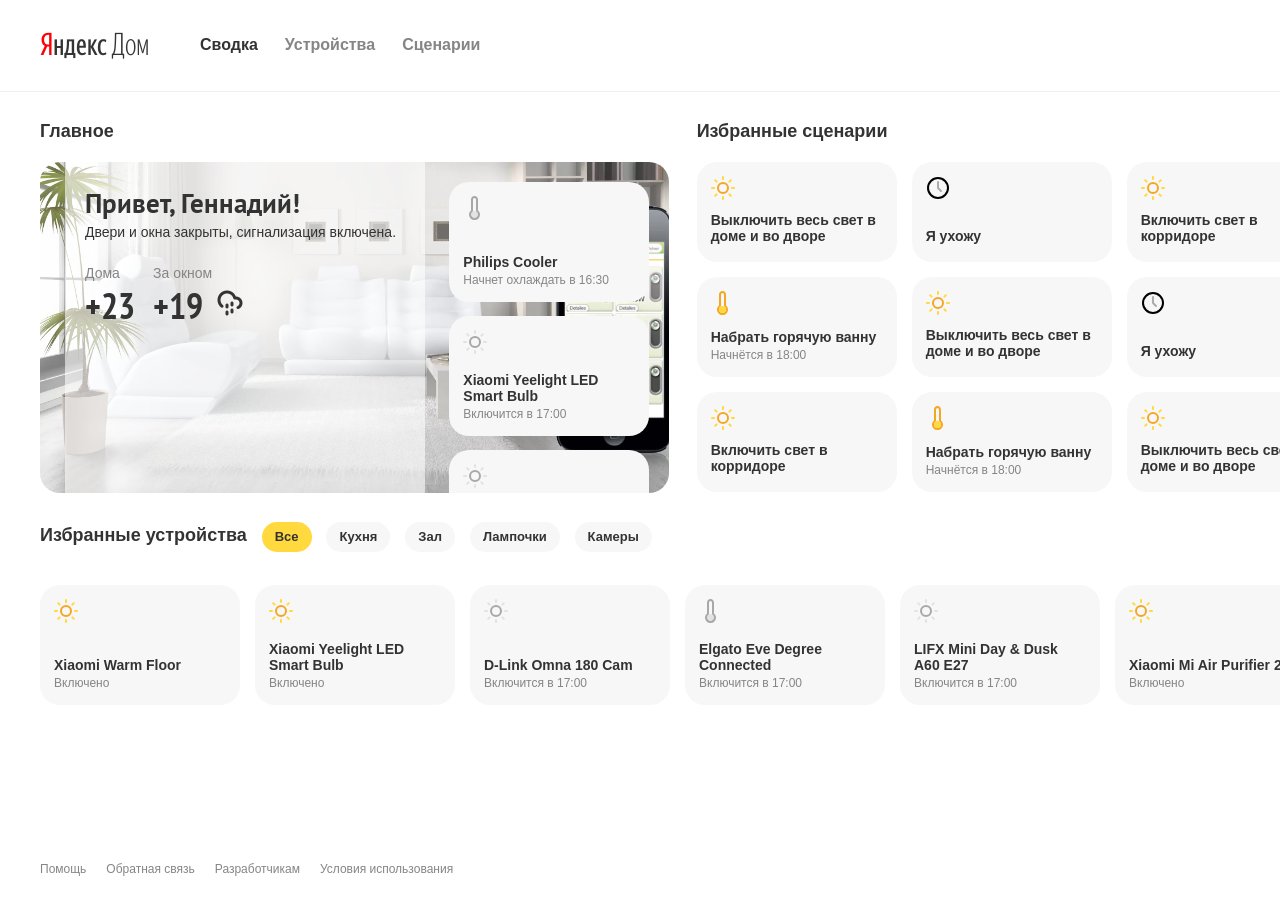
<file: index.html>
<!doctype html>
<html>
<head>
<meta charset="utf-8">
<title>Smarthome</title>
<link rel="shortcut icon" href="favicon.ico">
<style type="text/css">
.main__greeting {
font-family: "PT Sans", "Helvetica Neue", Helvetica, Arial, sans-serif;
}
@font-face {
font-family: 'PT Sans';
font-style: normal;
font-weight: bold;
src: local('PT Sans Bold'), url('fonts/PTS75F_W-small.woff2') format('woff2');
}
@font-face {
font-family: 'PT Sans Narrow';
font-weight: bold;
src: local('PT Sans Narrow Bold'), url('fonts/PTN77F_W-small.woff2') format('woff2');
}
.adjust-bar {
-webkit-appearance: none;
appearance: none;
outline: none;
border-radius: 30px;
width: 100%;
height: 60px;
margin: 0;
display: flex;
justify-content: space-between;
align-items: center;
position: relative;
}
.adjust-bar::-webkit-slider-thumb {
-webkit-appearance: none;
appearance: none;
cursor: pointer;
width: 60px;
height: 60px;
border: 3px solid rgba(51, 51, 51, 0.1);
border-radius: 30px;
box-shadow: 0 0 0 4px #fff;
}
.adjust-bar::-moz-range-thumb {
box-sizing: border-box;
cursor: pointer;
width: 60px;
height: 60px;
border: 3px solid rgba(51, 51, 51, 0.1);
border-radius: 30px;
background: transparent;
box-shadow: 0 0 0 4px #fff;
}
.adjust-bar::-moz-range-track {
background: transparent;
}
.adjust-bar__container_theme_temp {
position: relative;
}
.adjust-bar__container_theme_temp::before, .adjust-bar__container_theme_temp::after {
color: #fff;
font-size: 18px;
font-weight: 700;
position: absolute;
top: 20px;
z-index: 1;
pointer-events: none;
}
.adjust-bar__container_theme_temp::before {
content: '–10';
left: 15px;
}
.adjust-bar__container_theme_temp::after {
content: '+30';
right: 15px;
}
.adjust-bar__container_theme_light {
position: relative;
}
.adjust-bar__container_theme_light::before, .adjust-bar__container_theme_light::after {
content: '';
position: absolute;
z-index: 1;
pointer-events: none;
}
.adjust-bar__container_theme_light::before {
top: 14px;
left: 14px;
width: 30px;
height: 30px;
background: url("assets/adjust-bar_light_from.svg") center center/contain no-repeat;
}
.adjust-bar__container_theme_light::after {
top: 13px;
right: 13px;
width: 34px;
height: 34px;
background: url("assets/adjust-bar_light_to.svg") center center/contain no-repeat;
}
.adjust-bar_theme_temp {
background-image: linear-gradient(90deg, #068fff 0%, #ffd800 50%, #f76b1c 100%);
}
.adjust-bar_theme_light {
background-image: linear-gradient(90deg, #ffe682 0%, #ff9e00 100%);
}
.button {
cursor: pointer;
display: flex;
justify-content: center;
align-items: center;
background: #fff;
}
.button_color_yellow {
background: #ffd93e;
}
.button_size_l {
font-size: 18px;
font-weight: 700;
height: 60px;
border-radius: 20px;
}
.button:hover {
box-shadow: 0 2px 6px 0 rgba(255, 225, 225, 0.6);
}
.button:active {
box-shadow: none;
}
.content {
width: 100%;
display: flex;
flex-wrap: wrap;
justify-content: space-between;
padding-top: 29px;
}
.content__item {
width: 100%;
margin-bottom: 29px;
position: relative;
}
.content__item_half {
width: 49%;
}
.content__item_main {
padding-left: 40px;
}
.content__item_scenarios {
padding-right: 40px;
}
.content__item-header {
font-size: 18px;
font-weight: 700;
margin-bottom: 20px;
}
.content__item-header_devices {
padding-left: 40px;
display: inline-block;
margin-right: 11px;
}

.devices {
display: flex;
justify-content: flex-start;
overflow-x: hidden;
padding: 20px 0 6px 40px;
}
.devices__panel {
margin-right: 15px;
}
.devices::after {
content: '';
display: inline-block;
min-width: 25px;
}
.devices__paginator {
position: absolute;
top: 0;
right: 40px;
}
.filter__select {
display: none;
}
.filter__item-label {
display: inline-block;
font-size: 13px;
line-height: 1;
font-weight: 700;
background: #f7f7f7;
min-height: 30px;
padding: 8px 13px;
border-radius: 15px;
margin-right: 11px;
cursor: pointer;
}
.filter__item-label:hover {
background: #ffd93e;
}
.filter__item-radio {
display: none;
}
.filter__item-radio:checked + label {
background: #ffd93e;
}
.filter__item-radio_kitchen:checked ~ .devices .panel {
display: none;
}
.filter__item-radio_kitchen:checked ~ .devices .panel_kitchen {
display: flex;
}
.filter__item-radio_room:checked ~ .devices .panel {
display: none;
}
.filter__item-radio_room:checked ~ .devices .panel_room {
display: flex;
}
.filter__item-radio_lamp:checked ~ .devices .panel {
display: none;
}
.filter__item-radio_lamp:checked ~ .devices .panel_lamp {
display: flex;
}
.filter__item-radio_cam:checked ~ .devices .panel {
display: none;
}
.filter__item-radio_cam:checked ~ .devices .panel_cam {
display: flex;
}
.footer {
flex: 0 0 auto;
display: flex;
justify-content: flex-start;
align-items: center;
flex-wrap: wrap;
padding-left: 40px;
width: 100%;
height: 60px;
font-size: 12px;
}
.footer__link {
margin-right: 20px;
}
.header {
width: 100%;
height: 92px;
padding: 0 40px;
border-bottom: 1px solid #f0f0f0;
display: flex;
align-items: center;
background: #fff;
}
.knob {
width: 220px;
height: 220px;
display: flex;
justify-content: center;
align-items: center;
position: relative;
}
.knob svg {
width: 220px;
height: 220px;
transform: rotate(90deg);
}
.knob__indicator {
fill: none;
stroke: #f5a623;
stroke-width: 20px;
stroke-dasharray: 0 629;
transform: rotate(29deg);
}
.knob__indicator-bounds {
fill: transparent;
stroke: #fff;
stroke-width: 21px;
stroke-dasharray: 99 629;
transform: rotate(-29deg);
}
.knob__indicator-bg {
fill: rgba(51, 51, 51, 0.7);
}
.knob__indicator-mask {
fill: transparent;
stroke: #fff;
stroke-width: 22px;
stroke-dasharray: 4 1;
transform: rotate(1deg);
}
.knob__self {
fill: #fefefe;
filter: url("#knob-shadow");
cursor: pointer;
}
.knob__value {
font-size: 66px;
font-weight: 700;
position: absolute;
user-select: none;
pointer-events: none;
}
.knob__wrapper {
display: flex;
justify-content: center;
align-items: center;
height: 80%;
}
.link, .link:active, .link:visited {
color: rgba(51, 51, 51, 0.6);
}
.link {
text-decoration: none;
}
.link_active, .link:hover {
color: inherit;
}
.logo {
display: inline-block;
width: 108px;
height: 27px;
position: relative;
background-image: url("./assets/logo.webp");
background-repeat: no-repeat;
background-position: left top;
background-size: cover;
}
.logo__ya {
display: block;
position: absolute;
z-index: 10;
outline: 0;
height: 100%;
width: 69px;
left: 0;
top: 0;
}
.logo__ya-sub {
display: block;
position: absolute;
z-index: 5;
outline: 0;
height: 100%;
width: 100%;
left: 0;
top: 0;
}
.main {
height: 331px;
border-radius: 20px;
padding: 0 20px 0 25px;
display: flex;
justify-content: space-between;
background: url("assets/sh.webp") center center/cover no-repeat;
}
.main__greeting {
margin-top: 6px;
font-size: 27px;
font-weight: 700;
}
.main__info {
width: 61.585%;
padding-top: 20px;
padding-left: 20px;
background: rgba(255,255,255,0.6);
}
.main__panel {
margin-bottom: 14px;
position: relative;
}
.main__status {
margin-top: 6px;
line-height: 16px;
}
.main__upcoming {
width: 220px;
height: 100%;
overflow-y: scroll;
}
.main__upcoming-wrapper {
width: 200px;
height: 100%;
overflow: hidden;
}
.main__weather {
margin-top: 25px;
}
.menu {
margin-left: 52px;
}
.menu__icon {
display: none;
}
.menu__item {
margin-right: 27px;
font-size: 16px;
font-weight: 700;
}
.menu__list {
display: flex;
justify-content: flex-start;
list-style: none;
padding: 0;
margin: 0;
}
.modal {
display: none;
flex-direction: column;
justify-content: center;
align-items: center;
position: fixed;
z-index: 1;
left: 0;
top: 0;
width: 100%;
height: 100%;
overflow: auto;
background: rgba(51, 51, 51, 0.5);
}
.modal_open {
display: flex;
}
.modal_open .modal__content {
animation: modal 0.2s ease forwards;
}
.modal__title {
font-size: 27px;
font-weight: 700;
margin-bottom: 6px;
}
.modal__value {
box-sizing: content-box;
position: absolute;
top: 20px;
right: 20px;
font-size: 36px;
font-weight: 700;
max-width: 62px;
height: 40px;
padding-right: 32px;
}
.modal__value_temp {
background: url("assets/panel__icon_temp_on.svg") calc(100% + 10px) 0%/contain no-repeat;
}
.modal__value_light {
height: 45px;
padding-right: 45px;
background: url("assets/panel__icon_light_off.svg") right center/contain no-repeat;
}
.modal__status {
margin-bottom: 20px;
}
.modal__adjust {
margin-top: 25px;
}
.modal__button {
width: 48.5%;
}
.modal__content {
max-width: 640px;
width: 100%;
}
.modal__body {
position: relative;
flex-shrink: 0;
padding: 25px;
margin-bottom: 15px;
border-radius: 20px;
background: #fff;
}
.modal__controls {
width: 100%;
display: flex;
justify-content: space-between;
flex-wrap: wrap;
}
@keyframes modal {
from {
transform: scale(0.2);
}
to {
transform: scale(1);
}
}
* {
box-sizing: border-box;
}
html {
height: 100%;
}
.page {
height: 100%;
font: 14px Arial, sans-serif;
color: #333;
line-height: 1.143;
margin: 0 auto;
padding: 0;
width: 1366px;
}
.page__wrapper {
display: flex;
flex-direction: column;
height: 100%;
}
.page__wrapper-content {
flex: 1 0 auto;
}
.paginator {
height: 16px;
width: 47px;
display: flex;
justify-content: space-between;
}
.paginator div {
width: 16px;
}
.paginator_hide {
display: none;
}
.paginator__arrow {
opacity: 1;
cursor: pointer;
}
.paginator__arrow:hover {
opacity: 0.5;
}
.paginator__arrow:active {
opacity: 0.3;
}
.paginator__arrow_disabled {
opacity: 0.3;
}
.panel {
padding: 14px;
min-height: 100px;
width: 200px;
border-radius: 20px;
display: flex;
flex-direction: column;
justify-content: space-between;
flex-shrink: 0;
background: #f7f7f7;
cursor: pointer;
transition: opacity 0.3s ease-out;
}
.panel:hover {
background: #fff;
box-shadow: 0 2px 6px 0 rgba(197, 186, 186, 0.5);
}
.panel:active {
box-shadow: none;
}
.panel_device {
height: 120px;
}
.panel_first {
margin-top: 20px;
}
.panel_last {
margin-bottom: 20px;
}
.panel__sub {
font-size: 12px;
color: #858585;
}
.panel__title {
font-weight: 700;
margin-bottom: 4px;
}
.scenarios {
max-height: 331px;
background: #fff;
display: flex;
justify-content: flex-start;
overflow-x: hidden;
}
.scenarios__page {
display: grid;
grid-template-columns: repeat(3, 200px);
grid-template-rows: repeat(3, 100px);
grid-column-gap: 15px;
grid-row-gap: 15px;
justify-content: space-between;
margin-right: 15px;
}
.scenarios__paginator {
position: absolute;
top: 0;
right: 40px;
}
.scenarios_hide {
display: none;
}
.weather {
display: flex;
}
.weather__item {
margin-right: 18px;
}
.weather__item-title {
color: #858585;
margin-bottom: 4px;
}
.weather__item-temp {
font-size: 36px;
font-weight: 700;
line-height: 1.16;
font-family: "PT Sans Narrow", "Helvetica Neue", Helvetica, Arial, sans-serif;
}
.weather__item_outside {
padding-right: 31px;
}
.weather__item_cloud-drizzle {
background: url("assets/cloud-drizzle.webp") 100% 70%/26px no-repeat;
}
.panel__icon {
width: 24px;
height: 24px;
}
.panel__icon_temp_off {
background: url("assets/panel__icon_temp_off.svg") center center/contain no-repeat;
}
.panel__icon_temp_on {
background: url("assets/panel__icon_temp_on.svg") center center/contain no-repeat;
}
.panel__icon_light_off {
background: url("assets/panel__icon_light_off.svg") center center/contain no-repeat;
}
.panel__icon_light_on {
background: url("assets/panel__icon_light_on.svg") center center/contain no-repeat;
}
.panel__icon_clock {
background: url("assets/panel__icon_clock.svg") center center/contain no-repeat;
}
img {
width: auto;
height: auto;
max-width: 100%;
vertical-align: middle;
border: 0;
-ms-interpolation-mode: bicubic;
}
</style>
</head>
<body class="page">
<div class="page__wrapper">
<div class="page__wrapper-content">
<header class="header">
<div class="logo header__logo">
<a href="yandex.ru" class="link logo__ya"></a>
<a href="#" class="link logo__ya-sub"></a>
</div>
<nav class="menu">
<ul class="menu__list">
<li class="menu__item">
<a href="#" class="link menu__link link_active">Сводка</a>
</li>
<li class="menu__item">
<a href="#" class="link menu__link">Устройства</a>
</li>
<li class="menu__item">
<a href="#" class="link menu__link">Сценарии</a>
</li>
</ul>
</nav>
<div class="menu__icon">
<svg width="16" height="14" xmlns="http://www.w3.org/2000/svg" xmlns:xlink="http://www.w3.org/1999/xlink">
<defs>
<path d="M0 3.326a.995.995 0 0 1 1-.993h14c.552 0 1 .44 1 .993v.681A.995.995 0 0 1 15 5H1c-.552 0-1-.44-1-.993v-.68zM0 8.66a.995.995 0 0 1 1-.993h14c.552 0 1 .44 1 .993v.68a.995.995 0 0 1-1 .993H1c-.552 0-1-.44-1-.993v-.68zm0 5.333A.995.995 0 0 1 1 13h14c.552 0 1 .44 1 .993v.68a.995.995 0 0 1-1 .994H1c-.552 0-1-.44-1-.993v-.681z" id="a"/>
</defs>
<use fill="#333" xlink:href="#a" transform="translate(0 -2)" fill-rule="evenodd"/>
</svg>
</div>
</header>
<main class="content">
<div class="content__item content__item_half content__item_main">
<div class="content__item-header">Главное</div>
<section class="main">
<div class="main__info">
<div class="main__greeting">Привет, Геннадий!</div>
<div class="main__status">Двери и окна закрыты, сигнализация включена.</div>
<div class="weather main__weather">
<div class="weather__item">
<div class="weather__item-title">Дома</div>
<div class="weather__item-temp">+23</div>
</div>
<div class="weather__item weather__item_outside weather__item_cloud-drizzle">
<div class="weather__item-title">За окном</div>
<div class="weather__item-temp">+19</div>
</div>
</div>
</div>
<div class="main__upcoming-wrapper">
<div class="main__upcoming">
<div class="panel main__panel panel_device panel_first">
<div class="panel__icon panel__icon_temp_off"></div>
<div class="panel__text">
<div class="panel__title">Philips Cooler</div>
<div class="panel__sub">Начнет охлаждать в 16:30</div>
</div>
</div>
<div class="panel main__panel panel_device">
<div class="panel__icon panel__icon_light_off"></div>
<div class="panel__text">
<div class="panel__title">Xiaomi Yeelight LED Smart Bulb</div>
<div class="panel__sub">Включится в 17:00</div>
</div>
</div>
<div class="panel main__panel panel_device panel_out_bot">
<div class="panel__icon panel__icon_light_off"></div>
<div class="panel__text">
<div class="panel__title">Xiaomi Yeelight LED Smart Bulb</div>
<div class="panel__sub">Включится в 17:00</div>
</div>
</div>
<div class="panel main__panel panel_device panel_out_bot">
<a target="_blank" href="http://ya.ru"><img src="assets/banner.webp"></a>
</div>
</div>
</div>
</section>
</div>

<div class="content__item content__item_half content__item_scenarios">
<div class="content__item-header">
Избранные сценарии
</div>
<div class="paginator scenarios__paginator">
<div class="paginator__arrow paginator__arrow_disabled paginator__arrow_left">
<svg
viewBox="0 0 9 16"
width="100%"
height="16px">
<path
fill="currentColor"
fill-rule="evenodd"
d="M8.7 14.3c.4.4.4 1 0 1.4-.4.4-1 .4-1.4 0l-7-7c-.4-.4-.4-1 0-1.4l7-7c.4-.4 1-.4 1.4 0 .4.4.4 1 0 1.4L2.4 8l6.3 6.3z"></path>
</svg>
</div>
<div class="paginator__arrow paginator__arrow_right">
<svg
viewBox="0 0 9 16"
width="100%"
height="16px">
<path
fill="currentColor"
fill-rule="evenodd"
d="M.3 14.3c-.4.4-.4 1.02 0 1.4.38.4 1 .4 1.4 0l7-7c.4-.4.4-1.02 0-1.4l-7-7C1.3-.1.68-.1.3.3c-.4.38-.4 1 0 1.4L6.6 8 .3 14.3z"></path>
</svg>
</div>
</div>
<section class="scenarios">
<div class="scenarios__page">
<div class="panel scenarios__panel">
<div class="panel__icon panel__icon_light_on"></div>
<div class="panel__text">
<div class="panel__title">Выключить весь свет в доме и во дворе</div>
</div>
</div>

<div class="panel scenarios__panel">
<div class="panel__icon panel__icon_clock"></div>
<div class="panel__text">
<div class="panel__title">Я ухожу</div>
</div>
</div>

<div class="panel scenarios__panel">
<div class="panel__icon panel__icon_light_on"></div>
<div class="panel__text">
<div class="panel__title">Включить свет в корридоре</div>
</div>
</div>

<div class="panel scenarios__panel">
<div class="panel__icon panel__icon_temp_on"></div>
<div class="panel__text">
<div class="panel__title">Набрать горячую ванну</div>
<div class="panel__sub">Начнётся в 18:00</div>
</div>
</div>

<div class="panel scenarios__panel">
<div class="panel__icon panel__icon_light_on"></div>
<div class="panel__text">
<div class="panel__title">Выключить весь свет в доме и во дворе</div>
</div>
</div>

<div class="panel scenarios__panel">
<div class="panel__icon panel__icon_clock"></div>
<div class="panel__text">
<div class="panel__title">Я ухожу</div>
</div>
</div>

<div class="panel scenarios__panel">
<div class="panel__icon panel__icon_light_on"></div>
<div class="panel__text">
<div class="panel__title">Включить свет в корридоре</div>
</div>
</div>

<div class="panel scenarios__panel">
<div class="panel__icon panel__icon_temp_on"></div>
<div class="panel__text">
<div class="panel__title">Набрать горячую ванну</div>
<div class="panel__sub">Начнётся в 18:00</div>
</div>
</div>

<div class="panel scenarios__panel">
<div class="panel__icon panel__icon_light_on"></div>
<div class="panel__text">
<div class="panel__title">Выключить весь свет в доме и во дворе</div>
</div>
</div>
</div>

<div class="scenarios__page">
<div class="panel scenarios__panel">
<div class="panel__icon panel__icon_clock"></div>
<div class="panel__text">
<div class="panel__title">Я ухожу</div>
</div>
</div>
</div>

</section>
</div>

<div class="content__item content__item_devices">
<span class="content__item-header content__item-header_devices">
Избранные устройства
</span>

<div class="filter__select">
<button class="filter__select-button" type="button">
<span class="button__text">Все</span>
<svg xmlns="http://www.w3.org/2000/svg" width="11" height="6">
<path d="M10.3 0L5.5 4.7.7 0 0 .7 5.5 6 11 .7z"/>
</svg>
</button>
<div class="filter__select-popup" aria-hidden="true">
<div class="filter__select-menu">
<div class="filter__select-item filter__select-item_checked" data-group="all">Все</div>
<div class="filter__select-item" data-group="kitchen">Кухня</div>
<div class="filter__select-item" data-group="room">Зал</div>
<div class="filter__select-item" data-group="lamp">Лампочки</div>
<div class="filter__select-item" data-group="cam">Камеры</div>
</div>
</div>
</div>

<input class="filter__item-radio filter__item_devices filter__item-radio_all" type="radio" name="filter" id="all" checked>
<label class="filter__item-label filter__item_devices" for="all">Все</label>
<input class="filter__item-radio filter__item_devices filter__item-radio_kitchen" type="radio" name="filter" id="kitchen">
<label class="filter__item-label filter__item_devices" for="kitchen">Кухня</label>
<input class="filter__item-radio filter__item_devices filter__item-radio_room" type="radio" name="filter" id="room">
<label class="filter__item-label filter__item_devices" for="room">Зал</label>
<input class="filter__item-radio filter__item_devices filter__item-radio_lamp" type="radio" name="filter" id="lamp">
<label class="filter__item-label filter__item_devices" for="lamp">Лампочки</label>
<input class="filter__item-radio filter__item_devices filter__item-radio_cam" type="radio" name="filter" id="cam">
<label class="filter__item-label filter__item_devices" for="cam">Камеры</label>

<div class="paginator devices__paginator">
<div class="paginator__arrow paginator__arrow_disabled paginator__arrow_left">
<svg
viewBox="0 0 9 16"
width="100%"
height="16px">
<path
fill="currentColor"
fill-rule="evenodd"
d="M8.7 14.3c.4.4.4 1 0 1.4-.4.4-1 .4-1.4 0l-7-7c-.4-.4-.4-1 0-1.4l7-7c.4-.4 1-.4 1.4 0 .4.4.4 1 0 1.4L2.4 8l6.3 6.3z"></path>
</svg>
</div>

<div class="paginator__arrow paginator__arrow_right">
<svg
viewBox="0 0 9 16"
width="100%"
height="16px">
<path
fill="currentColor"
fill-rule="evenodd"
d="M.3 14.3c-.4.4-.4 1.02 0 1.4.38.4 1 .4 1.4 0l7-7c.4-.4.4-1.02 0-1.4l-7-7C1.3-.1.68-.1.3.3c-.4.38-.4 1 0 1.4L6.6 8 .3 14.3z"></path>
</svg>
</div>
</div>

<section class="devices">
<div class="panel panel_device devices__panel panel_room panel_floor">
<div class="panel__icon panel__icon_light_on"></div>
<div class="panel__text">
<div class="panel__title">Xiaomi Warm Floor</div>
<div class="panel__sub">Включено</div>
</div>
</div>
<div class="panel panel_device devices__panel panel_lamp">
<div class="panel__icon panel__icon_light_on"></div>
<div class="panel__text">
<div class="panel__title">Xiaomi Yeelight LED Smart Bulb</div>
<div class="panel__sub">Включено</div>
</div>
</div>
<div class="panel panel_device devices__panel panel_cam">
<div class="panel__icon panel__icon_light_off"></div>
<div class="panel__text">
<div class="panel__title">D-Link Omna 180 Cam</div>
<div class="panel__sub">Включится в 17:00</div>
</div>
</div>
<div class="panel panel_device devices__panel panel_room panel_temp">
<div class="panel__icon panel__icon_temp_off"></div>
<div class="panel__text">
<div class="panel__title">Elgato Eve Degree Connected</div>
<div class="panel__sub">Включится в 17:00</div>
</div>
</div>
<div class="panel panel_device devices__panel panel_lamp">
<div class="panel__icon panel__icon_light_off"></div>
<div class="panel__text">
<div class="panel__title">LIFX Mini Day & Dusk A60 E27</div>
<div class="panel__sub">Включится в 17:00</div>
</div>
</div>
<div class="panel panel_device devices__panel panel_room">
<div class="panel__icon panel__icon_light_on"></div>
<div class="panel__text">
<div class="panel__title">Xiaomi Mi Air Purifier 2S</div>
<div class="panel__sub">Включено</div>
</div>
</div>
<div class="panel panel_device devices__panel panel_lamp">
<div class="panel__icon panel__icon_light_off"></div>
<div class="panel__text">
<div class="panel__title">Philips Zhirui</div>
<div class="panel__sub">Выключено</div>
</div>
</div>
<div class="panel panel_device devices__panel panel_kitchen">
<div class="panel__icon panel__icon_light_on"></div>
<div class="panel__text">
<div class="panel__title">Philips Purifier</div>
<div class="panel__sub">Включено</div>
</div>
</div>
</section>
</div>
</main>
</div>

<footer class="footer">
<a href="#" class="link footer__link">Помощь</a>
<a href="#" class="link footer__link">Обратная связь</a>
<a href="#" class="link footer__link">Разработчикам</a>
<a href="#" class="link footer__link">Условия использования</a>
</footer>
</div>

<div class="modal modal_temp">
<div class="modal__content">

<div class="modal__body">
<div class="modal__title">Elgato Eve Degree Connected</div>
<div class="modal__value modal__value_temp">+23</div>
<div class="modal__status">Включено</div>
<div class="modal__filter">
<div class="filter__item-label modal__filter-item_temp" id="manual">Вручную</div>
<div class="filter__item-label modal__filter-item_temp" id="cold">Холодно</div>
<div class="filter__item-label modal__filter-item_temp" id="warm">Тепло</div>
<div class="filter__item-label modal__filter-item_temp" id="hot">Жарко</div>
</div>
<div class="adjust-bar__container adjust-bar__container_theme_temp modal__adjust">
<input class="adjust-bar adjust-bar_theme_temp" type="range" name="lightRange" id="lightRange" value="23" min="-10" max="30" orient="vertical">
</div>
</div>

<div class="modal__controls">
<div class="button button_size_l button_color_yellow modal__button">Применить</div>
<div class="button button_size_l modal__button modal_close">Закрыть</div>
</div>
</div>

</div>

<div class="modal modal_light">
<div class="modal__content">

<div class="modal__body">
<div class="modal__title">Xiaomi Yeelight LED Smart Bulb</div>
<div class="modal__value modal__value_light"></div>
<div class="modal__status">Включено</div>
<div class="modal__filter">
<div class="filter__item-label modal__filter-item" id="manual">Вручную</div>
<div class="filter__item-label modal__filter-item" id="day">Дневной свет</div>
<div class="filter__item-label modal__filter-item" id="evening">Вечерний свет</div>
<div class="filter__item-label modal__filter-item" id="dawn">Рассвет</div>
</div>
<div class="adjust-bar__container adjust-bar__container_theme_light modal__adjust">
<input class="adjust-bar adjust-bar_theme_light" type="range" name="tempRange" id="lightRange" value="25" min="0" max="50" orient="vertical">
</div>
</div>

<div class="modal__controls">
<div class="button button_size_l button_color_yellow modal__button">Применить</div>
<div class="button button_size_l modal__button modal_close">Закрыть</div>
</div>
</div>
</div>

<div class="modal modal_knob">
<div class="modal__content">

<div class="modal__body">
<div class="modal__title">Xiaomi Warm Floor</div>
<div class="modal__value modal__value_temp">+23</div>
<div class="modal__status">Включено</div>
<div class="knob__wrapper">
<div class="knob">
<svg viewBox="-110 -110 220 220" id="foobar">
<filter id="knob-shadow">
<feGaussianBlur in="SourceAlpha" stdDeviation="2"/>
<feOffset dx="2" dy="0" result="offsetblur"/>
<feFlood flood-color="rgba(134,121,71,0.45)"/>
<feComposite in2="offsetblur" operator="in"/>
<feMerge>
<feMergeNode/>
<feMergeNode in="SourceGraphic"/>
</feMerge>
</filter>
<g class="knob-container">
<circle class="knob_center" cx="0" cy="0"/>
<circle class="knob__indicator-bg" r="110" cx="0" cy="0" />
<circle class="knob__indicator" r="100" cx="0" cy="0"/>
<circle class="knob__indicator-mask" r="100" cx="0" cy="0"/>
<circle class="knob__indicator-bounds" r="100" cx="0" cy="0"/>
<circle class="knob__self" r="89" cx="0" cy="0" />
<polygon class="knob__arrow" points="-90,0 -85,5 -85,-5" />
</g>
</svg>
<div class="knob__value">+23</div>
</div>
</div>
</div>

<div class="modal__controls">
<div class="button button_size_l button_color_yellow modal__button">Применить</div>
<div class="button button_size_l modal__button modal_close">Закрыть</div>
</div>
</div>
</div>
<script>
const output = document.querySelector('.modal__value');
const rangeSLider = document.querySelector('.adjust-bar.adjust-bar_theme_temp');
rangeSLider.oninput = function() {
output.innerHTML = this.value > 0 ? '+' + this.value : this.value;
}
const arrowLeftDevs = document.querySelector('.devices__paginator .paginator__arrow_left');
const arrowRightDevs = document.querySelector('.devices__paginator .paginator__arrow_right');
const panelCountDevs = document.querySelectorAll('.devices__panel').length;
const devices = document.querySelector('.devices');
const pagiantorDevs = document.querySelector('.devices__paginator');
let currentPageDevs = 1;
pagiantorDevs.classList.toggle('paginator_hide', panelCountDevs < 7);
arrowRightDevs.addEventListener('click', function () {
currentPageDevs += 1;
arrowLeftDevs.classList.toggle('paginator__arrow_disabled', currentPageDevs === 1);
devices.scroll({
top: 0,
left: 1366,
behavior: 'smooth'
});
});
arrowLeftDevs.addEventListener('click', function () {
if (currentPageDevs > 1) {
currentPageDevs -= 1;
arrowLeftDevs.classList.toggle('paginator__arrow_disabled', currentPageDevs === 1);
devices.scroll({
top: 0,
left: -1366,
behavior: 'smooth'
});
}
});
let curValue;
let curRotate;
let maxRotate = 0.42;
let minRotate = -0.42;

const MIN_VALUE = 26;
const MAX_VALUE = 35;
const INDICATOR_OFFSET = 265;
const rotateToValue = function(rotate) {
return Math.floor((Math.abs(rotate * 360 * 1.73 + INDICATOR_OFFSET) / 53) + MIN_VALUE);
}
function setRotate(rotate) {
if (rotate > maxRotate) {
rotate = maxRotate;
} else if (rotate < minRotate) {
rotate = minRotate;
}

curRotate = rotate;
curValue = rotateToValue(rotate);

document.querySelector('.modal_knob .modal__value').innerHTML = '+' + curValue;
document.querySelector('.knob__value').innerHTML = '+' + curValue;
document.querySelector('.knob__indicator').style.strokeDasharray = curRotate * 360 * 1.73 + INDICATOR_OFFSET + ' 629';
document.querySelector('.knob__arrow').style.transform = 'rotate(' + (curRotate * 360) + 'deg)';
}

function getPosition(elem) {
const rect = elem.getBoundingClientRect();

return [
rect.left + (rect.right - rect.left) / 2,
rect.top + (rect.bottom - rect.top) / 2
];
}

function getMouseAngle(event, centerElem) {
const pos = getPosition(centerElem);
let cursor = [event.clientX, event.clientY];
let rad;

if (event.targetTouches && event.targetTouches[0]) {
cursor = [event.targetTouches[0].clientX, event.targetTouches[0].clientY];
}

rad = Math.atan2(cursor[1] - pos[1], cursor[0] - pos[0]);
rad += Math.PI / 2;

return rad;
}

let knobDragged;
let prevAngleRad = null;
let prevRotate = null;

function startDragging(e) {
e.preventDefault();
e.stopPropagation();
const rad = getMouseAngle(e, document.querySelector('.knob_center'));

knobDragged = true;
prevAngleRad = rad;
prevRotate = curRotate;
}

function stopDragging(e) {
knobDragged = false;
}

function dragRotate(e) {
if (!knobDragged) {
return;
}

const old = prevAngleRad;
let rad = getMouseAngle(e, document.querySelector('.knob_center'));
let delta = rad - old;

prevAngleRad = rad;

if (delta < 0) {
delta += Math.PI * 2;
}
if (delta > Math.PI) {
delta -= Math.PI * 2;
}

const deltaRotate = delta / Math.PI / 2;
const rotate = prevRotate + deltaRotate;

prevRotate = rotate;
setRotate(rotate);
}

function setEvtListeners() {
const elem = document.querySelector('.knob-container');

elem.addEventListener('mousedown', startDragging);
document.addEventListener('mouseup', stopDragging);
document.addEventListener('mousemove', dragRotate);
elem.addEventListener('touchstart', startDragging);
document.addEventListener('touchend', stopDragging);
document.addEventListener('touchmove', dragRotate);
}

setEvtListeners();
setRotate(0);

document.querySelectorAll('.modal_close').forEach(b => {
b.onclick = function() {
document.querySelectorAll('.modal').forEach(m => {
m.classList.toggle('modal_open', false);
document.querySelector('body').style.overflow = 'auto';
});
}
});

const TEMPS = {
'manual': -10,
'cold': 0,
'warm': 23,
'hot': 30
}

document.querySelectorAll('.modal__filter-item_temp').forEach(l => {
l.onclick = function() {
document.querySelector('.adjust-bar_theme_temp').value = TEMPS[this.id];
document.querySelector('.modal_temp .modal__value').innerHTML = TEMPS[this.id] > 0 ? '+' + TEMPS[this.id] : TEMPS[this.id];
}
});

const showModal = function(selector) {
document.querySelector(selector).classList.toggle('modal_open', true);
document.querySelector('body').style.overflow = 'hidden';
}

document.querySelectorAll('.panel_temp').forEach(p => {
p.onclick = function() {
showModal('.modal_temp');
}
});

document.querySelectorAll('.panel_lamp').forEach(p => {
p.onclick = function() {
showModal('.modal_light');
}
});

document.querySelectorAll('.panel_floor').forEach(p => {
p.onclick = function() {
showModal('.modal_knob');
}
});

const arrowLeftScens = document.querySelector('.scenarios__paginator .paginator__arrow_left');
const arrowRightScens = document.querySelector('.scenarios__paginator .paginator__arrow_right');
const panelCountScens = document.querySelectorAll('.scenarios__panel').length;
const pageCountScens = document.querySelectorAll('.scenarios__page').length;
const scenarios = document.querySelector('.scenarios');
const pagiantorScens = document.querySelector('.scenarios__paginator');
let currentPage = 1;

pagiantorScens.classList.toggle('paginator_hide', panelCountScens <= 9);

arrowRightScens.addEventListener('click', function () {
if (currentPage < pageCountScens) {
currentPage += 1;
arrowRightScens.classList.toggle('paginator__arrow_disabled', currentPage === pageCountScens);
arrowLeftScens.classList.toggle('paginator__arrow_disabled', currentPage === 1);
scenarios.scroll({
top: 0,
left: 645,
behavior: 'smooth'
});
}
});

arrowLeftScens.addEventListener('click', function () {
if (currentPage > 1) {
currentPage -= 1;
arrowRightScens.classList.toggle('paginator__arrow_disabled', currentPage === pageCountScens);
arrowLeftScens.classList.toggle('paginator__arrow_disabled', currentPage === 1);
scenarios.scroll({
top: 0,
left: -645,
behavior: 'smooth'
});
}
});

const selectButton = document.querySelector('.filter__select-button');
const selectButtonText = document.querySelector('.filter__select-button .button__text');
const selectOptions = document.querySelectorAll('.filter__select-item');
const popup = document.querySelector('.filter__select-popup');

selectButton.addEventListener('click', function() {
popup.classList.toggle('filter__select-popup_open');
});

let widths = '';
window.addEventListener('scroll', function() {
widths += document.querySelectorAll('body')[0].offsetWidth;
});

selectOptions.forEach(o => {
o.addEventListener('click', function(e) {
document.querySelector('#' + e.target.dataset.group).checked = true;

selectOptions.forEach(opt => opt.classList.toggle('filter__select-item_checked', false));
e.target.classList.toggle('filter__select-item_checked', true);
popup.classList.toggle('filter__select-popup_open', false);
selectButtonText.innerText = e.target.innerText;
})
});
document.querySelector('.menu__icon').addEventListener('click', function () {
document.querySelector('.menu').classList.toggle('menu_open');
});
</script>
</body>
</html>
</file>
